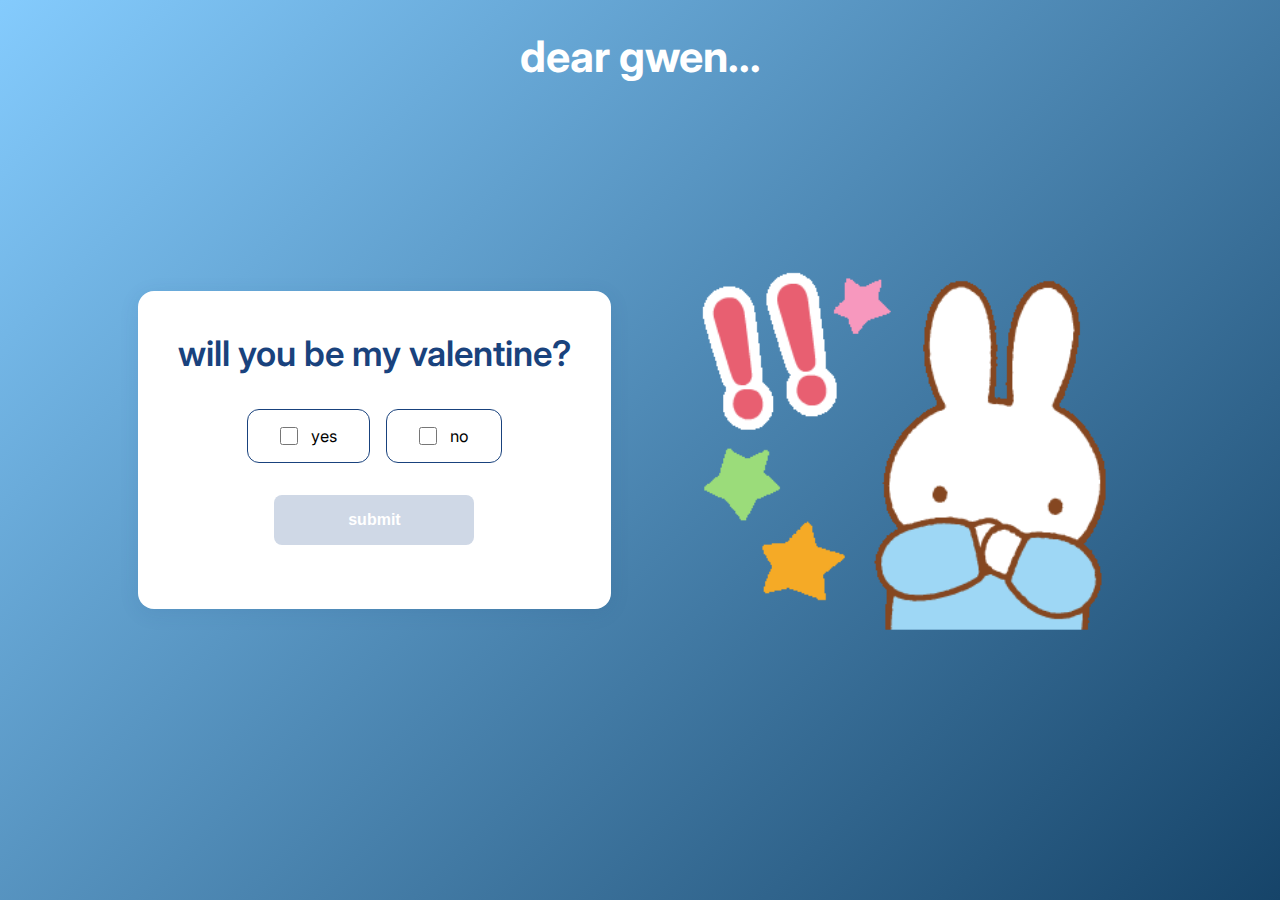
<file: index.html>
<!DOCTYPE html>
<html lang="en">
<head>
    <meta charset="UTF-8">
    <meta name="viewport" content="width=device-width, initial-scale=1.0">
    <title>vday 2025</title>
    <link href="https://fonts.googleapis.com/css2?family=Inter:wght@400;600&display=swap" rel="stylesheet">
    <style>
        * {
            margin: 0;
            padding: 0;
            box-sizing: border-box;
        }

        body {
            display: flex;
            justify-content: center;
            align-items: center;
            min-height: 100vh;
            background: linear-gradient(135deg, #84cbfd, #164469);
            font-family: 'Inter', sans-serif;
        }

        .container {
            background: white;
            padding: 2.5rem;
            border-radius: 16px;
            box-shadow: 0 4px 20px rgba(25, 66, 125, 0.1);
            text-align: center;
            max-width: 500px;
            width: 90%;
        }

        h1 {
            font-family: 'Inter', sans-serif;
            font-weight: 600;
            font-size: 2.2rem;
            color: #19427D;
            margin-bottom: 2rem;
            line-height: 1.3;
        }

        .options {
            display: flex;
            justify-content: center;
            gap: 1rem;
            margin: 2rem 0;
            flex-wrap: wrap;
        }

        .option-label {
            display: flex;
            align-items: center;
            gap: 0.8rem;
            cursor: pointer;
            padding: 1rem 2rem;
            border-radius: 12px;
            transition: all 0.2s ease;
            border: 1.5px solid #19427D;
            background: white;
        }

        .option-label:hover {
            background: #F5F9FF;
            transform: translateY(-2px);
        }

        input[type="checkbox"] {
            width: 18px;
            height: 18px;
            accent-color: #19427D;
            cursor: pointer;
        }

        button {
            background: #19427D;
            color: white;
            border: none;
            padding: 1rem 3rem;
            border-radius: 8px;
            font-size: 1rem;
            cursor: pointer;
            transition: all 0.2s ease;
            font-weight: 600;
            width: 100%;
            max-width: 200px;
        }

        button:hover {
            background: #143566;
            transform: scale(1.02);
        }

        button:disabled {
            background: #CFD8E6;
            cursor: not-allowed;
            transform: none;
        }

        #response-message {
            color: #19427D;
            margin-top: 1.5rem;
            font-weight: 500;
        }

        img {
            margin-left: 20px;
            height: 400px
        }

        @media (max-width: 480px) {
            .container {
                padding: 1.5rem;
            }
            
            h1 {
                font-size: 1.8rem;
            }
            
            .option-label {
                padding: 0.8rem 1.5rem;
            }
        }

        /* Header Styling */
.header {
    position: absolute;
    top: 30px;
    text-align: center;
    font-size: 1.8rem;
    font-weight: 600;
    color: white;
    width: 100%;
}

/* Adjust layout */
.main-content {
    display: flex;
    align-items: center;
    gap: 30px; /* Space between the form and GIF */
}


    </style>
</head>
<body>


        <div class="header">
            <h2>dear gwen...</h2>
        </div>
    
        <div class="main-content">
            <div class="container">
                <h1>will you be my valentine?</h1>
                <form id="valentineForm">
                    <div class="options">
                        <label class="option-label">
                            <input type="checkbox" name="response" value="yes"> yes
                        </label>
                        <label class="option-label">
                            <input type="checkbox" name="response" value="no"> no
                        </label>
                    </div>
                    <button type="submit" disabled>submit</button>
                </form>
                <p id="response-message" class="hidden"></p>
            </div>
            <img id="valentineGif" src="images/87ef6ed8ae181b11405390ff3f080272.gif" alt="Cute Valentine GIF">
        </div>

    <script>
        const gif = document.getElementById('valentineGif');

        gif.addEventListener('mouseenter', () => {
            gif.src = gif.src.split("?")[0] + "?a=" + Math.random(); // Forces reload
        });
    </script>

    <script>
        const form = document.getElementById('valentineForm');
        const checkboxes = document.querySelectorAll('input[type="checkbox"]');
        const submitBtn = document.querySelector('button');
        const responseMessage = document.getElementById('response-message');

        checkboxes.forEach(checkbox => {
            checkbox.addEventListener('change', (e) => {
                checkboxes.forEach(cb => {
                    if (cb !== e.target) cb.checked = false;
                });
                submitBtn.disabled = !e.target.checked;
                responseMessage.classList.add('hidden');
            });
        });

        form.addEventListener('submit', (e) => {
            e.preventDefault();
            const response = document.querySelector('input[name="response"]:checked').value;
            
            if (response === 'yes') {
                window.location.href = 'accepted.html';
            } else {
                responseMessage.textContent = "nooo 😢😢😢 please try again :(((";
                responseMessage.classList.remove('hidden');
                checkboxes.forEach(cb => cb.checked = false);
                submitBtn.disabled = true;
            }
        });
    </script>
</body>
</html>
</file>
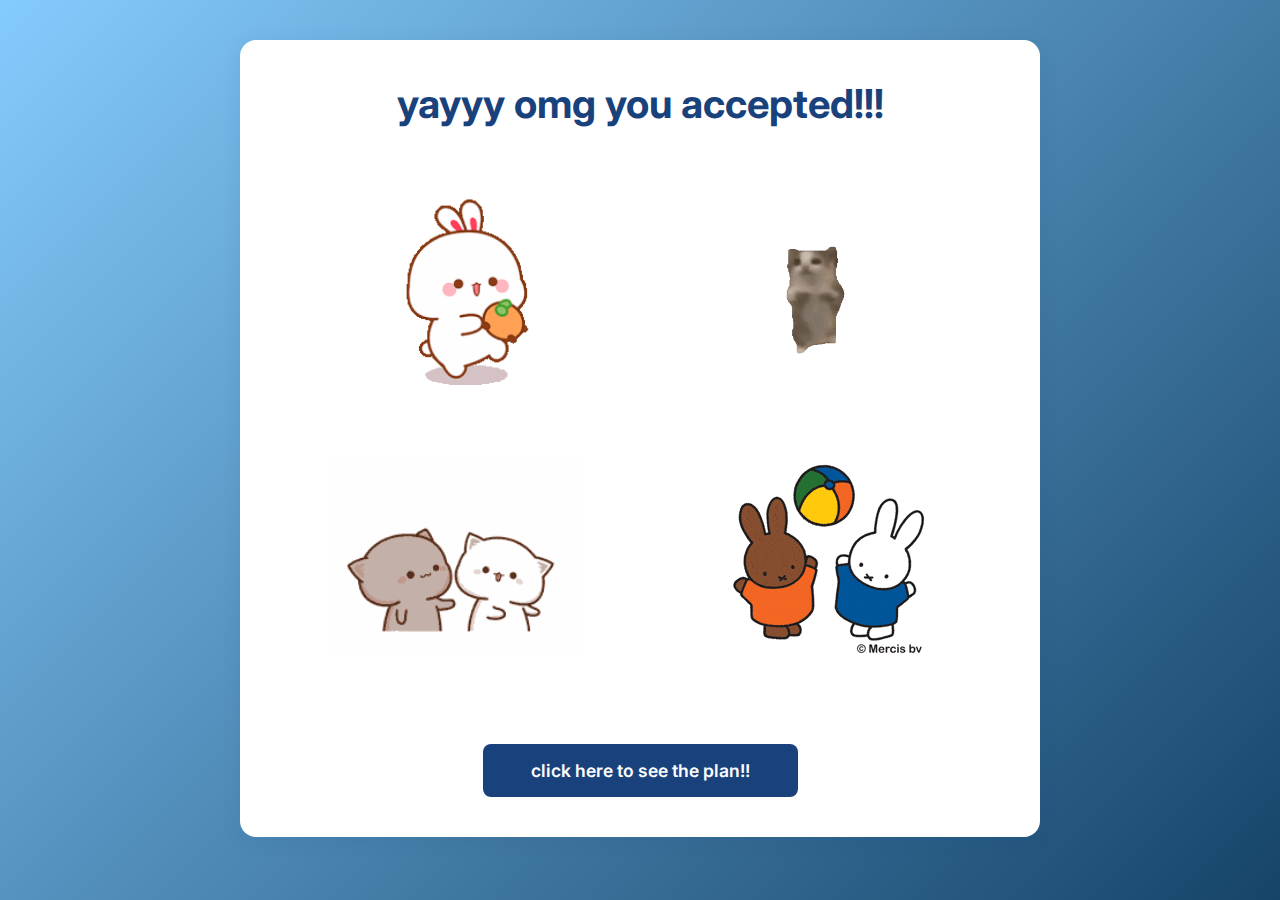
<file: accepted.html>
<!DOCTYPE html>
<html lang="en">
<head>
    <meta charset="UTF-8">
    <meta name="viewport" content="width=device-width, initial-scale=1.0">
    <title>accepted</title>
    <link href="https://fonts.googleapis.com/css2?family=Inter:wght@400;600&display=swap" rel="stylesheet">
    <style>
        /* Maintain existing styles from previous page */
        * {
            margin: 0;
            padding: 0;
            box-sizing: border-box;
        }

        body {
            display: flex;
            flex-direction: column;
            align-items: center;
            min-height: 100vh;
            background: linear-gradient(135deg, #84cbfd, #164469);
            font-family: 'Inter', sans-serif;
            padding: 20px;
        }

        .header-text {
            text-align: center;
            font-family: 'Inter', sans-serif;
            color: #19427D;
            font-size: 1.8rem;
            margin: 2rem 0;
            font-weight: 600;
        }

        .celebration-container {
            background: white;
            padding: 2.5rem;
            border-radius: 16px;
            box-shadow: 0 4px 20px rgba(25, 66, 125, 0.1);
            text-align: center;
            max-width: 800px;
            width: 90%;
            margin: 20px 0;
        }

        .celebration-title {
            color: #19427D;
            font-size: 2.5rem;
            margin-bottom: 2rem;
            line-height: 1.2;
        }

        .gif-grid {
            display: grid;
            grid-template-columns: repeat(2, 1fr);
            gap: 20px;
            margin: 2rem 0;
        }

        .gif-placeholder {
            background: #ffffff;
            border-radius: 12px;
            height: 250px;
            display: flex;
            align-items: center;
            justify-content: center;
            color: #19427D;
            font-weight: 500;
        }

        .plan-button {
            background: #19427D;
            color: white;
            border: none;
            padding: 1rem 3rem;
            border-radius: 8px;
            font-size: 1.1rem;
            cursor: pointer;
            transition: all 0.2s ease;
            font-weight: 600;
            margin-top: 2rem;
            text-decoration: none;
            display: inline-block;
        }

        .plan-button:hover {
            background: #143566;
            transform: scale(1.02);
            box-shadow: 0 4px 12px rgba(25, 66, 125, 0.3);
        }

        @media (max-width: 768px) {
            .celebration-title {
                font-size: 2rem;
            }
            
            .gif-grid {
                grid-template-columns: 1fr;
            }
            
            .gif-placeholder {
                height: 200px;
            }
        }

        img {
            height: 200px
        }
    </style>
</head>
<body>
   
    <div class="celebration-container">
        <h1 class="celebration-title">yayyy omg you accepted!!!</h1>
        
        <div class="gif-grid">
            <div class="gif-placeholder"><img src="images\happy-excited.gif"></div>
            <div class="gif-placeholder"><img src="images\88149b0400750578f4d07d9bc3fb0fee.gif"></div>
            <div class="gif-placeholder"><img src="images\mochi-mochi-peach-cat-kiss.gif"></div>
            <div class="gif-placeholder"><img src="images\happy.gif"></div>

        </div>

        <a href="feb13.html" class="plan-button">click here to see the plan!!</a>
    </div>
</body>
</html>
</file>
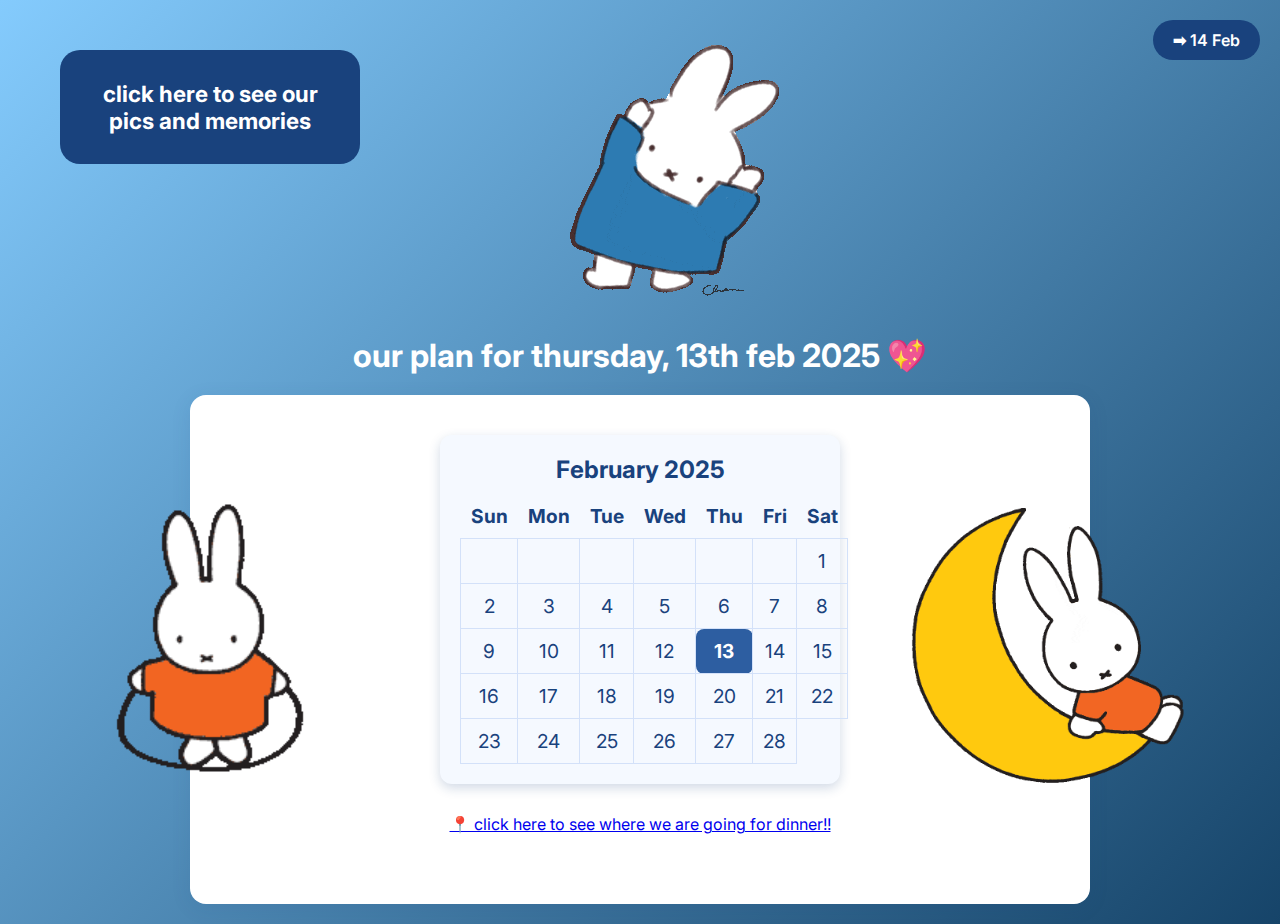
<file: feb13.html>
<!DOCTYPE html>
<html lang="en">
<head>
    <meta charset="UTF-8">
    <meta name="viewport" content="width=device-width, initial-scale=1.0">
    <title>Our Valentine’s Plan</title>
    <link href="https://fonts.googleapis.com/css2?family=Inter:wght@400;600&display=swap" rel="stylesheet">
    <style>
        /* General Styles */
        * {
            margin: 0;
            padding: 0;
            box-sizing: border-box;
        }

        body {
            display: flex;
            flex-direction: column;
            align-items: center;
            min-height: 100vh;
            background: linear-gradient(135deg, #84cbfd, #164469);
            font-family: 'Inter', sans-serif;
            padding: 20px;
            text-align: center;
        }

        .header h2 {
            color: white;
            font-size: 2rem;
            margin-bottom: 20px;
            margin-top: 10px;
        }

        /* Container */
        .container {
            background: white;
            padding: 2.5rem;
            border-radius: 16px;
            box-shadow: 0 4px 20px rgba(25, 66, 125, 0.1);
            text-align: center;
            max-width: 900px;
            width: 90%;
        }

        /* Calendar Section */
        .calendar-section {
            display: flex;
            justify-content: center;
            align-items: center;
            flex-direction: column;
            margin-bottom: 30px;
        }

        .calendar {
            background: #F5F9FF;
            padding: 20px;
            border-radius: 12px;
            box-shadow: 0 4px 12px rgba(25, 66, 125, 0.2);
            max-width: 400px;
        }

        .calendar h3 {
            color: #19427D;
            font-size: 1.5rem;
            margin-bottom: 10px;
        }

        .calendar table {
            width: 100%;
            border-collapse: collapse;
        }

        .calendar th, .calendar td {
            padding: 10px;
            text-align: center;
            font-size: 1.2rem;
            color: #19427D;
        }

        .calendar td {
            border: 1px solid #d3e1f9;
            cursor: pointer;
        }

        .calendar .highlight {
            background: #2d5ea1;
            color: white;
            font-weight: bold;
            border-radius: 8px;
        }

        .calendar .highlight:hover {
            background: #1d4683;
            transform: scale(1.3);
        }

        .calendar .placeholder {
            color: gray;
            font-style: italic;
        }

        .calendar-note {
            margin-top: 30px;
        }



        /* Arrow Button to 14th Feb */
        .next-arrow {
            position: absolute;
            top: 20px;
            right: 20px;
            background: #19427D;
            color: white;
            padding: 10px 20px;
            border-radius: 20px;
            text-decoration: none;
            font-size: 1rem;
            font-weight: 600;
            transition: all 0.2s ease;
        }

        .next-arrow:hover {
            background: #143566;
            transform: scale(1.05);
        }

        .pictures {
            position: absolute;
            top: 50px;
            left: 60px;
            background: #19427D;
            color: white;
            padding: 30px 20px;
            border-radius: 20px;
            text-decoration: none;
            font-size: 15px;
            width: 300px;
            overflow-wrap: normal;
            font-weight: 600;
            transition: all 0.3s ease;
        }

        .pictures:hover {
            background: #143566;
            transform: scale(1.05);
        }

        .hidden-message {
  display: none;
  margin-top: 20px;
  padding: 20px;
  background: #f8d7da;
  border: 1px solid #f5c6cb;
  border-radius: 10px;
}

.hidden-message h2 {
  color: #c23b22;
}

.hidden-message .sospiri-stuff{
    padding: 10px;
    line-height: 40px;
    font-size: 20px;
}
.recommendations-container {
    text-align: center;
    margin-top: 40px;
    margin: auto;
    width: 100%;
}

/* Grid Layout */
.recommendations {
    display: grid;
    grid-template-columns: repeat(2, 1fr); /* 2 columns */
    gap: 20px;
    justify-content: center;
    align-items: center;
    margin-top: 20px;
}

/* Individual Recommendation */
.recommendation {
    display: flex;
    flex-direction: column;
    align-items: center;
    text-align: center;
}

/* Image Styling */
.recommendation img {
    width: 300px;
    height: 250px;
    border-radius: 12px;
    object-fit: cover;
    box-shadow: 0 2px 10px rgba(0, 0, 0, 0.2);
}

/* Italicized Text */
.recommendation p {
    font-size: 1rem;
    font-style: italic;
    color: #2C3E50;
    margin-top: 10px;
    line-height: 17px;
}

.gif1 {
    position: absolute;
    top: 500px;
    right: 80px;
    height: 300px;
    border-radius: 19px;
}

.gif2 {
    position: absolute;
    top: 500px;
    left: 60px;
    height: 300px;
    border-radius: 19px;
}




    </style>
</head>
<body>
  <a href="feb14.html" class="next-arrow">➡ 14 Feb</a>
  <a href="pics.html" class="pictures"><h2>click here to see our pics and memories</h2></a>
  <img id="valentineGif" src="images\miffytop.gif" alt="Cute Valentine GIF" class="giftop">
  <img id="valentineGif" src="images\miffy.gif" alt="Cute Valentine GIF" class="gif1">
  <img id="valentineGif" src="images\miffyskip.gif" alt="Cute Valentine GIF" class="gif2">
    <div class="header">
        <h2>our plan for thursday, 13th feb 2025 💖</h2>
    </div>

    <div class="container">
        <!-- Calendar Section -->
        <div class="calendar-section">
            <div class="calendar">
                <h3>February 2025</h3>
                <table>
                    <tr>
                        <th>Sun</th><th>Mon</th><th>Tue</th><th>Wed</th><th>Thu</th><th>Fri</th><th>Sat</th>
                    </tr>
                    <tr>
                        <td></td><td></td><td></td><td></td><td></td><td></td><td>1</td>
                    </tr>
                    <tr>
                        <td>2</td><td>3</td><td>4</td><td>5</td><td>6</td><td>7</td><td>8</td>
                    </tr>
                    <tr>
                        <td>9</td><td>10</td><td>11</td><td>12</td><td class="highlight">13</td> <!-- Highlighted Date -->
                        <td >14</td>
                        <td>15</td>
                    </tr>
                    <tr>
                        <td>16</td><td>17</td><td>18</td><td>19</td><td>20</td><td>21</td><td>22</td>
                    </tr>
                    <tr>
                        <td>23</td><td>24</td><td>25</td><td>26</td><td>27</td><td>28</td>
                    </tr>
                </table>
                        
                        
            </div>
            <div class="calendar-note">
                <a href="#reveal" id="reveal-button">📍 click here to see where we are going for dinner!!</a>
            </div>

            <div class="hidden-message" id="hidden-message">
                <h2>we are going to.... sospiri!!</h2>
                <div class="sospiri-stuff">
                    <a href="https://www.google.com/maps/place/Sospiri/@1.2798851,103.8489213,17z/data=!3m1!4b1!4m6!3m5!1s0x31da193437fafe2b:0xf1de6a98a4236529!8m2!3d1.2798851!4d103.8514962!16s%2Fg%2F11vxz6m47w?entry=ttu&g_ep=EgoyMDI1MDEyNi4wIKXMDSoASAFQAw%3D%3D" target="_blank"><p>📍 click here for the location!</p></a>
                    <a href="https://www.sospiri.sg/menu/food" target="_blank"><p>click here to see the menu!!</p></a>
                    <p><strong>my recommendations</strong></p>
                    <div class="recommendations-container">
                   
                        <div class="recommendations">
                            <!-- Recommendation 1 -->
                            <div class="recommendation">
                                <img src="images/taglia.JPG" alt="Recommendation 1">
                                <p><em>Homemade Tagliolini with Scampi and Sardinian Bottarga</em></p>
                            </div>
                    
                            <!-- Recommendation 2 -->
                            <div class="recommendation">
                                <img src="images/prawn.JPG" alt="Recommendation 2">
                                <p><em>Spaghetti with Sicilian Red Prawns and Cetara Colatura</em></p>
                            </div>
                    
                            <!-- Recommendation 3 -->
                            <div class="recommendation">
                                <img src="images/beef.JPG" alt="Recommendation 3">
                                <p><em>Grilled Wagyu Beef Skirt Steak with Wild Mugnuli and Truffle Jus</em></p>
                            </div>
                    
                            <!-- Recommendation 4 -->
                            <div class="recommendation">
                                <img src="images/oct.JPG" alt="Recommendation 4">
                                <p><em>Grilled Octopus with Controne White Beans and Peperone Crusco</em></p>
                            </div>
                        </div>
                    </div>
                    
                    
                </div>
                
            </div>

            <script>
                // Reveal Message
                document.getElementById("reveal-button").addEventListener("click", function() {
                document.getElementById("hidden-message").style.display = "block";
                this.style.display = "none";
                });
            </script>
        </div>
    </div>
</body>
</html>
</file>
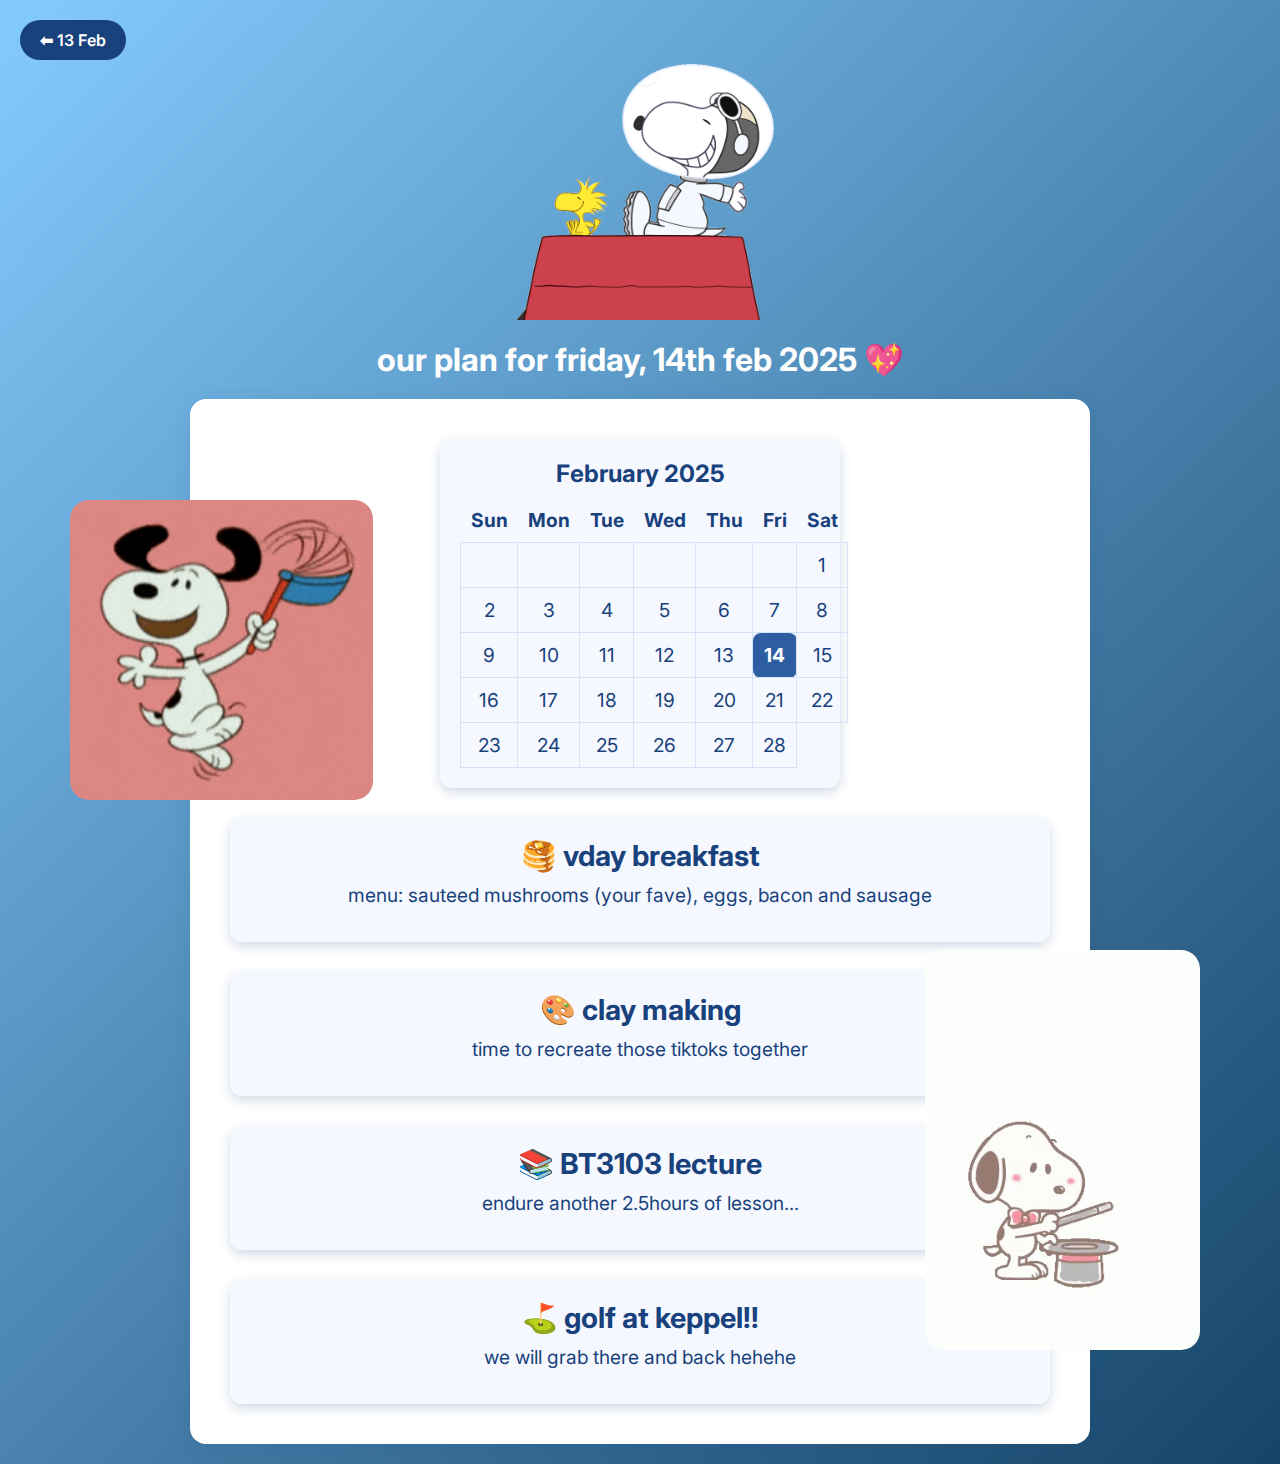
<file: feb14.html>
<!DOCTYPE html>
<html lang="en">
<head>
    <meta charset="UTF-8">
    <meta name="viewport" content="width=device-width, initial-scale=1.0">
    <title>14 feb plan</title>
    <link href="https://fonts.googleapis.com/css2?family=Inter:wght@400;600&display=swap" rel="stylesheet">
    <style>
        /* General Styles */
        * {
            margin: 0;
            padding: 0;
            box-sizing: border-box;
        }

        body {
            display: flex;
            flex-direction: column;
            align-items: center;
            min-height: 100vh;
            background: linear-gradient(135deg, #84cbfd, #164469);
            font-family: 'Inter', sans-serif;
            padding: 20px;
            text-align: center;
        }

        .header h2 {
            color: white;
            font-size: 2rem;
            margin-bottom: 20px;
            margin-top: 10px;
        }

        /* Container */
        .container {
            background: white;
            padding: 2.5rem;
            border-radius: 16px;
            box-shadow: 0 4px 20px rgba(25, 66, 125, 0.1);
            text-align: center;
            max-width: 900px;
            width: 90%;
        }

        /* Calendar Section */
        .calendar-section {
            display: flex;
            justify-content: center;
            align-items: center;
            flex-direction: column;
            margin-bottom: 30px;
        }

        .calendar {
            background: #F5F9FF;
            padding: 20px;
            border-radius: 12px;
            box-shadow: 0 4px 12px rgba(25, 66, 125, 0.2);
            max-width: 400px;
        }

        .calendar h3 {
            color: #19427D;
            font-size: 1.5rem;
            margin-bottom: 10px;
        }

        .calendar table {
            width: 100%;
            border-collapse: collapse;
        }

        .calendar th, .calendar td {
            padding: 10px;
            text-align: center;
            font-size: 1.2rem;
            color: #19427D;
        }

        .calendar td {
            border: 1px solid #d3e1f9;
            cursor: pointer;
        }

        .calendar .highlight {
            background: #2d5ea1;
            color: white;
            font-weight: bold;
            border-radius: 8px;
        }

        .calendar .highlight:hover {
            background: #1d4683;
            transform: scale(1.3);
        }

        .calendar .placeholder {
            color: gray;
            font-style: italic;
        }

        .calendar-note {
            margin-top: 10px;
        }

        /* Activities Section */
        .activities {
            display: flex;
            flex-direction: column;
            gap: 30px;
        }

        .activity {
            background: #F5F9FF;
            padding: 20px;
            border-radius: 12px;
            box-shadow: 0 4px 12px rgba(25, 66, 125, 0.2);
            text-align: center;
        }

        .activity h3 {
            font-size: 1.8rem;
            color: #19427D;
            margin-bottom: 10px;
        }

        .activity p {
            font-size: 1.2rem;
            color: #19427D;
            margin-bottom: 15px;
        }

        .activity img {
            width: 100%;
            max-width: 500px;
            border-radius: 10px;
            box-shadow: 0 4px 12px rgba(25, 66, 125, 0.2);
        }

        /* Mobile Responsive */
        @media (max-width: 768px) {
            .calendar {
                max-width: 300px;
            }

            .calendar th, .calendar td {
                font-size: 1rem;
                padding: 5px;
            }

            .activity h3 {
                font-size: 1.5rem;
            }

            .activity p {
                font-size: 1rem;
            }

            .activity img {
                max-width: 100%;
            }
        }

        /* Back Arrow Button to 13th Feb */
        .prev-arrow {
            position: absolute;
            top: 20px;
            left: 20px;
            background: #19427D;
            color: white;
            padding: 10px 20px;
            border-radius: 20px;
            text-decoration: none;
            font-size: 1rem;
            font-weight: 600;
            transition: all 0.2s ease;
        }

        .prev-arrow:hover {
            background: #143566;
            transform: scale(1.05);
        }

        .container {
            background: white;
            padding: 2.5rem;
            border-radius: 16px;
            box-shadow: 0 4px 20px rgba(25, 66, 125, 0.1);
            text-align: center;
            max-width: 900px;
            width: 90%;
        }

        .pictures {
            position: absolute;
            top: 50px;
            left: 60px;
            background: #19427D;
            color: white;
            padding: 30px 20px;
            border-radius: 20px;
            text-decoration: none;
            font-size: 1.5rem;
            font-weight: 600;
            transition: all 0.2s ease;
        }

        .pictures:hover {
            background: #143566;
            transform: scale(1.05);
        }

        .gif {
    position: absolute;
    top: 500px;
    left: 70px;
    height: 300px;
    border-radius: 19px;
}

.gif2 {
    height: 300px;
    border-radius: 19px;
    margin-bottom: 10px;
}

.gif3 {
    position: absolute;
    top: 950px;
    right: 80px;
    height: 400px;
    border-radius: 19px;
}
    </style>
</head>
<body>
    <a href="feb13.html" class="prev-arrow">⬅ 13 Feb</a>
    <img id="valentineGif" src="images/200.gif" alt="Cute Valentine GIF" class="gif">
    <img id="valentineGif" src="images/snoopy.gif" alt="Cute Valentine GIF" class="gif2">
    <img id="valentineGif" src="images/snoopy3.gif" alt="Cute Valentine GIF" class="gif3">

    <div class="header">
        <h2>our plan for friday, 14th feb 2025 💖</h2>
    </div>

    <div class="container">
        <!-- Calendar Section -->
        <div class="calendar-section">
            <div class="calendar">
                <h3>February 2025</h3>
                <table>
                    <tr>
                        <th>Sun</th><th>Mon</th><th>Tue</th><th>Wed</th><th>Thu</th><th>Fri</th><th>Sat</th>
                    </tr>
                    <tr>
                        <td></td><td></td><td></td><td></td><td></td><td></td><td>1</td>
                    </tr>
                    <tr>
                        <td>2</td><td>3</td><td>4</td><td>5</td><td>6</td><td>7</td><td>8</td>
                    </tr>
                    <tr>
                        <td>9</td><td>10</td><td>11</td><td>12</td><td>13</td>
                        <td class="highlight">14</td> <!-- Highlighted Date -->
                        <td>15</td>
                    </tr>
                    <tr>
                        <td>16</td><td>17</td><td>18</td><td>19</td><td>20</td><td>21</td><td>22</td>
                    </tr>
                    <tr>
                        <td>23</td><td>24</td><td>25</td><td>26</td><td>27</td><td>28</td>
                    </tr>
                </table>
                
            </div>
        </div>

        <!-- Activities Section -->
        <div class="activities">
            <div class="activity">
                <h3>🥞 vday breakfast</h3>
                <p>menu: sauteed mushrooms (your fave), eggs, bacon and sausage</p>
            </div>

            <div class="activity">
                <h3>🎨 clay making</h3>
                <p>time to recreate those tiktoks together</p>
            </div>

            <div class="activity">
                <h3>📚 BT3103 lecture</h3>
                <p>endure another 2.5hours of lesson...</p>
            </div>

            <div class="activity">
                <h3>⛳ golf at keppel!!</h3>
                <p>we will grab there and back hehehe</p>
            </div>
        </div>

        

</body>
</html>
</file>
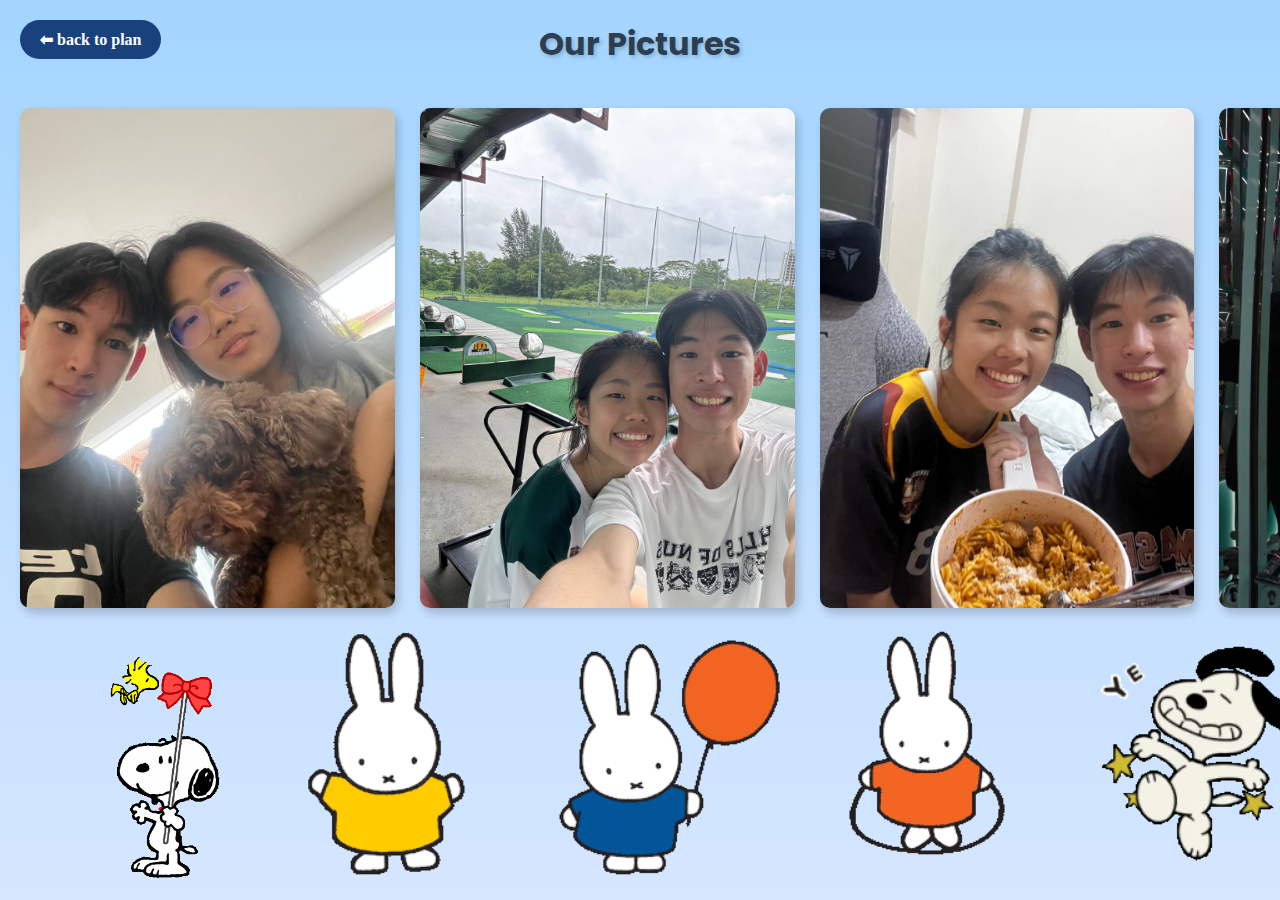
<file: pics.html>
<!DOCTYPE html>
<html lang="en">
<head>
    <meta charset="UTF-8">
    <meta name="viewport" content="width=device-width, initial-scale=1.0">
    <title>Our Pictures</title>
    <link href="https://fonts.googleapis.com/css2?family=Poppins:wght@400;600&display=swap" rel="stylesheet">
    <link rel="stylesheet" href="pics.css">
</head>
<body>
  <a href="feb13.html" class="back-arrow">⬅ back to plan</a>
  <div>
    <h1>Our Pictures</h1>
  </div>
    <div class="gallery-container">
        <div class="gallery">
          <img src="images/ours/photo_34_2025-01-30_01-46-16.jpg">
<img src="images/ours/photo_19_2025-01-30_01-46-16.jpg">
<img src="images/ours/photo_7_2025-01-30_01-46-16.jpg">
<img src="images/ours/photo_29_2025-01-30_01-46-16.jpg">
<img src="images/ours/photo_11_2025-01-30_01-46-16.jpg">
<img src="images/ours/photo_45_2025-01-30_01-46-16.jpg">
<img src="images/ours/photo_5_2025-01-30_01-46-16.jpg">
<img src="images/ours/photo_46_2025-01-30_01-46-16.jpg">
<img src="images/ours/photo_40_2025-01-30_01-46-16.jpg">
<img src="images/ours/photo_14_2025-01-30_01-46-16.jpg">
<img src="images/ours/photo_38_2025-01-30_01-46-16.jpg">
<img src="images/ours/photo_21_2025-01-30_01-46-16.jpg">
<img src="images/ours/photo_48_2025-01-30_01-46-16.jpg">
<img src="images/ours/photo_17_2025-01-30_01-46-16.jpg">
<img src="images/ours/photo_24_2025-01-30_01-46-16.jpg">
<img src="images/ours/photo_12_2025-01-30_01-46-16.jpg">
<img src="images/ours/photo_3_2025-01-30_01-46-16.jpg">
<img src="images/ours/photo_8_2025-01-30_01-46-16.jpg">
<img src="images/ours/photo_37_2025-01-30_01-46-16.jpg">
<img src="images/ours/photo_20_2025-01-30_01-46-16.jpg">
<img src="images/ours/photo_36_2025-01-30_01-46-16.jpg">
<img src="images/ours/photo_39_2025-01-30_01-46-16.jpg">
<img src="images/ours/photo_41_2025-01-30_01-46-16.jpg">
<img src="images/ours/photo_15_2025-01-30_01-46-16.jpg">
<img src="images/ours/photo_4_2025-01-30_01-46-16.jpg">
<img src="images/ours/photo_32_2025-01-30_01-46-16.jpg">
<img src="images/ours/photo_10_2025-01-30_01-46-16.jpg">
<img src="images/ours/photo_31_2025-01-30_01-46-16.jpg">
<img src="images/ours/photo_26_2025-01-30_01-46-16.jpg">
<img src="images/ours/photo_9_2025-01-30_01-46-16.jpg">
<img src="images/ours/photo_35_2025-01-30_01-46-16.jpg">
<img src="images/ours/photo_27_2025-01-30_01-46-16.jpg">
<img src="images/ours/photo_28_2025-01-30_01-46-16.jpg">
<img src="images/ours/photo_16_2025-01-30_01-46-16.jpg">
<img src="images/ours/photo_22_2025-01-30_01-46-16.jpg">
<img src="images/ours/photo_13_2025-01-30_01-46-16.jpg">
<img src="images/ours/photo_6_2025-01-30_01-46-16.jpg">
<img src="images/ours/photo_23_2025-01-30_01-46-16.jpg">
<img src="images/ours/photo_2_2025-01-30_01-46-16.jpg">
<img src="images/ours/photo_1_2025-01-30_01-46-16.jpg">
<img src="images/ours/photo_30_2025-01-30_01-46-16.jpg">
<img src="images/ours/photo_49_2025-01-30_01-46-16.jpg">
<img src="images/ours/photo_25_2025-01-30_01-46-16.jpg">
<img src="images/ours/photo_33_2025-01-30_01-46-16.jpg">
<img src="images/ours/photo_42_2025-01-30_01-46-16.jpg">
<img src="images/ours/photo_44_2025-01-30_01-46-16.jpg">
<img src="images/ours/photo_18_2025-01-30_01-46-16.jpg">
<img src="images/ours/photo_43_2025-01-30_01-46-16.jpg">
<img src="images/ours/photo_47_2025-01-30_01-46-16.jpg">


        </div>
    </div>
    <div class="gif-container">
      <img id="valentineGif1" src="images/reat.gif" alt="Cute Valentine GIF" class="gif">
      <img id="valentineGif1" src="images/hand.gif" alt="Cute Valentine GIF" class="gif">
      <img id="valentineGif2" src="images/balloon.gif" alt="Cute Valentine GIF" class="gif">
      <img id="valentineGif1" src="images/skip.gif" alt="Cute Valentine GIF" class="gif">
      <img id="valentineGif2" src="images/snoopy yes.gif" alt="Cute Valentine GIF" class="gif">
  </div>
  
</body>
</html>
</file>
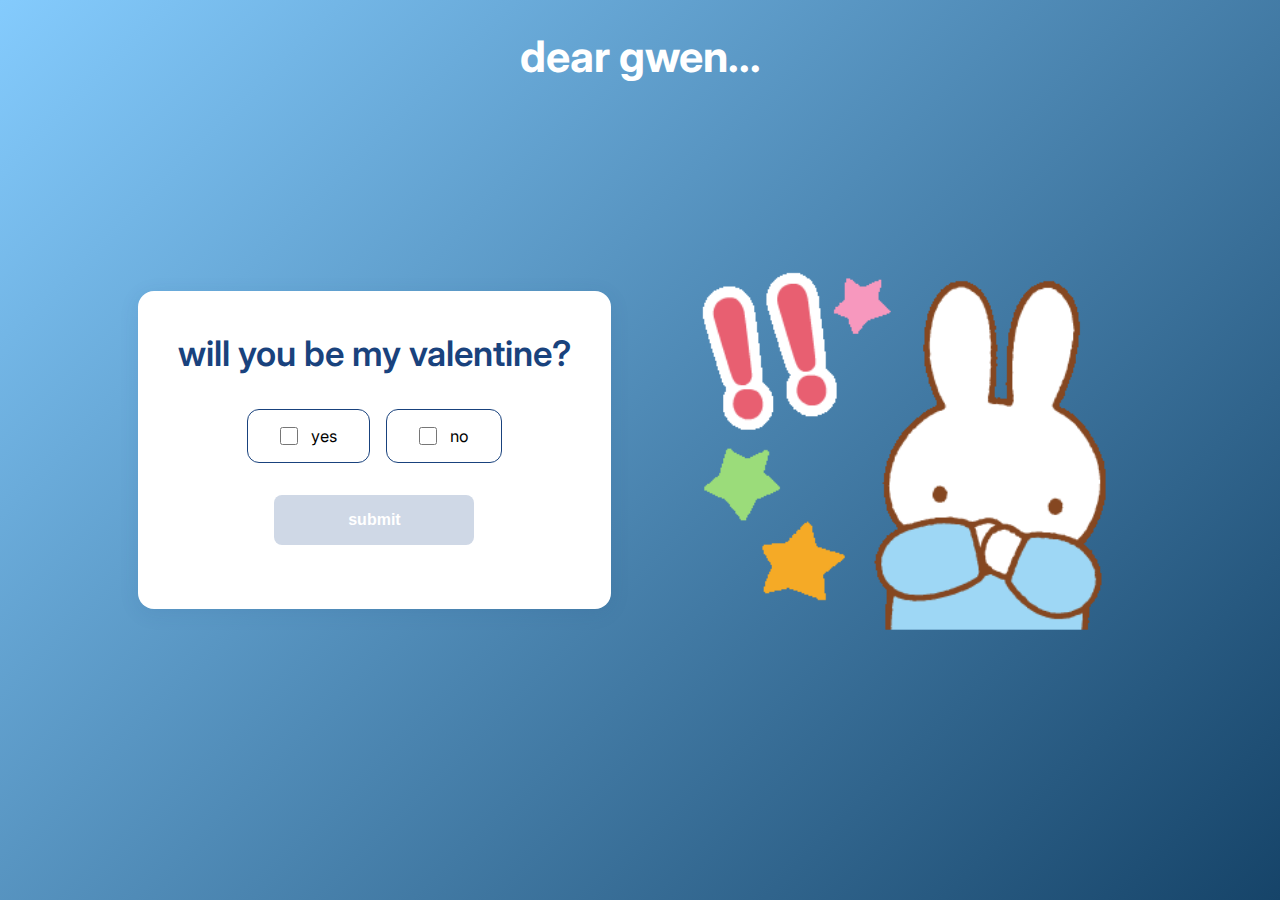
<file: willu.html>
<!DOCTYPE html>
<html lang="en">
<head>
    <meta charset="UTF-8">
    <meta name="viewport" content="width=device-width, initial-scale=1.0">
    <title>Minimal Valentine</title>
    <link href="https://fonts.googleapis.com/css2?family=Inter:wght@400;600&display=swap" rel="stylesheet">
    <style>
        * {
            margin: 0;
            padding: 0;
            box-sizing: border-box;
        }

        body {
            display: flex;
            justify-content: center;
            align-items: center;
            min-height: 100vh;
            background: linear-gradient(135deg, #84cbfd, #164469);
            font-family: 'Inter', sans-serif;
        }

        .container {
            background: white;
            padding: 2.5rem;
            border-radius: 16px;
            box-shadow: 0 4px 20px rgba(25, 66, 125, 0.1);
            text-align: center;
            max-width: 500px;
            width: 90%;
        }

        h1 {
            font-family: 'Inter', sans-serif;
            font-weight: 600;
            font-size: 2.2rem;
            color: #19427D;
            margin-bottom: 2rem;
            line-height: 1.3;
        }

        .options {
            display: flex;
            justify-content: center;
            gap: 1rem;
            margin: 2rem 0;
            flex-wrap: wrap;
        }

        .option-label {
            display: flex;
            align-items: center;
            gap: 0.8rem;
            cursor: pointer;
            padding: 1rem 2rem;
            border-radius: 12px;
            transition: all 0.2s ease;
            border: 1.5px solid #19427D;
            background: white;
        }

        .option-label:hover {
            background: #F5F9FF;
            transform: translateY(-2px);
        }

        input[type="checkbox"] {
            width: 18px;
            height: 18px;
            accent-color: #19427D;
            cursor: pointer;
        }

        button {
            background: #19427D;
            color: white;
            border: none;
            padding: 1rem 3rem;
            border-radius: 8px;
            font-size: 1rem;
            cursor: pointer;
            transition: all 0.2s ease;
            font-weight: 600;
            width: 100%;
            max-width: 200px;
        }

        button:hover {
            background: #143566;
            transform: scale(1.02);
        }

        button:disabled {
            background: #CFD8E6;
            cursor: not-allowed;
            transform: none;
        }

        #response-message {
            color: #19427D;
            margin-top: 1.5rem;
            font-weight: 500;
        }

        img {
            margin-left: 20px;
            height: 400px
        }

        @media (max-width: 480px) {
            .container {
                padding: 1.5rem;
            }
            
            h1 {
                font-size: 1.8rem;
            }
            
            .option-label {
                padding: 0.8rem 1.5rem;
            }
        }

        /* Header Styling */
.header {
    position: absolute;
    top: 30px;
    text-align: center;
    font-size: 1.8rem;
    font-weight: 600;
    color: white;
    width: 100%;
}

/* Adjust layout */
.main-content {
    display: flex;
    align-items: center;
    gap: 30px; /* Space between the form and GIF */
}


    </style>
</head>
<body>


        <div class="header">
            <h2>dear gwen...</h2>
        </div>
    
        <div class="main-content">
            <div class="container">
                <h1>will you be my valentine?</h1>
                <form id="valentineForm">
                    <div class="options">
                        <label class="option-label">
                            <input type="checkbox" name="response" value="yes"> yes
                        </label>
                        <label class="option-label">
                            <input type="checkbox" name="response" value="no"> no
                        </label>
                    </div>
                    <button type="submit" disabled>submit</button>
                </form>
                <p id="response-message" class="hidden"></p>
            </div>
            <img id="valentineGif" src="images/87ef6ed8ae181b11405390ff3f080272.gif" alt="Cute Valentine GIF">
        </div>

    <script>
        const gif = document.getElementById('valentineGif');

        gif.addEventListener('mouseenter', () => {
            gif.src = gif.src.split("?")[0] + "?a=" + Math.random(); // Forces reload
        });
    </script>

    <script>
        const form = document.getElementById('valentineForm');
        const checkboxes = document.querySelectorAll('input[type="checkbox"]');
        const submitBtn = document.querySelector('button');
        const responseMessage = document.getElementById('response-message');

        checkboxes.forEach(checkbox => {
            checkbox.addEventListener('change', (e) => {
                checkboxes.forEach(cb => {
                    if (cb !== e.target) cb.checked = false;
                });
                submitBtn.disabled = !e.target.checked;
                responseMessage.classList.add('hidden');
            });
        });

        form.addEventListener('submit', (e) => {
            e.preventDefault();
            const response = document.querySelector('input[name="response"]:checked').value;
            
            if (response === 'yes') {
                window.location.href = 'accepted.html';
            } else {
                responseMessage.textContent = "nooo 😢😢😢 please try again :(((";
                responseMessage.classList.remove('hidden');
                checkboxes.forEach(cb => cb.checked = false);
                submitBtn.disabled = true;
            }
        });
    </script>
</body>
</html>
</file>
<file: pics.css>
/* General Page Styles */
body {
    display: flex;
    flex-direction: column;
    align-items: center;
    min-height: 100vh;
    background: linear-gradient(to bottom, #a3d5ff, #d6e6ff);
    margin: 0;
    overflow-x: hidden;
}

/* Title Styling */
h1 {
    font-family: 'Poppins', sans-serif;
    font-size: 2rem;
    color: #2c3e50;
    text-align: center;
    margin: 20px 0;
    text-shadow: 2px 2px 4px rgba(0, 0, 0, 0.2);
}

/* Scrollable Container */
.gallery-container {
    width: 100vw;
    overflow-x: auto;
    overflow-y: hidden;
    padding: 20px 0;
}

/* Hide Scrollbar */
.gallery-container::-webkit-scrollbar {
    display: none;
}

/* Horizontal Gallery Layout */
.gallery {
    display: flex;
    flex-direction: row;
    gap: 25px;
    padding: 0 20px;
}

/* Image Styling */
.gallery img {
    height: 500px; /* Fixed height for consistency */
    width: auto;
    object-fit: cover;
    border-radius: 10px;
    cursor: pointer;
    transition: transform 200ms ease;
    box-shadow: 3px 5px 10px rgba(0, 0, 0, 0.2);
}

/* Hover Effect */
.gallery img:hover {
    transform: scale(1.05);
}

.back-arrow {
    position: absolute;
    top: 20px;
    left: 20px;
    background: #19427D;
    color: white;
    padding: 10px 20px;
    border-radius: 20px;
    text-decoration: none;
    font-size: 1rem;
    font-weight: 600;
    transition: all 0.2s ease;
}

.back-arrow:hover {
    background: #143566;
    transform: scale(1.05);
}

.gif {
    height: 250px
}

.gif-container {
    display: flex;
    justify-content: center; /* Centers the GIFs */
    align-items: center;
    gap: 20px; /* Space between GIFs */
}

.gif {
    height: 250px; /* Adjust as needed */

}
</file>
